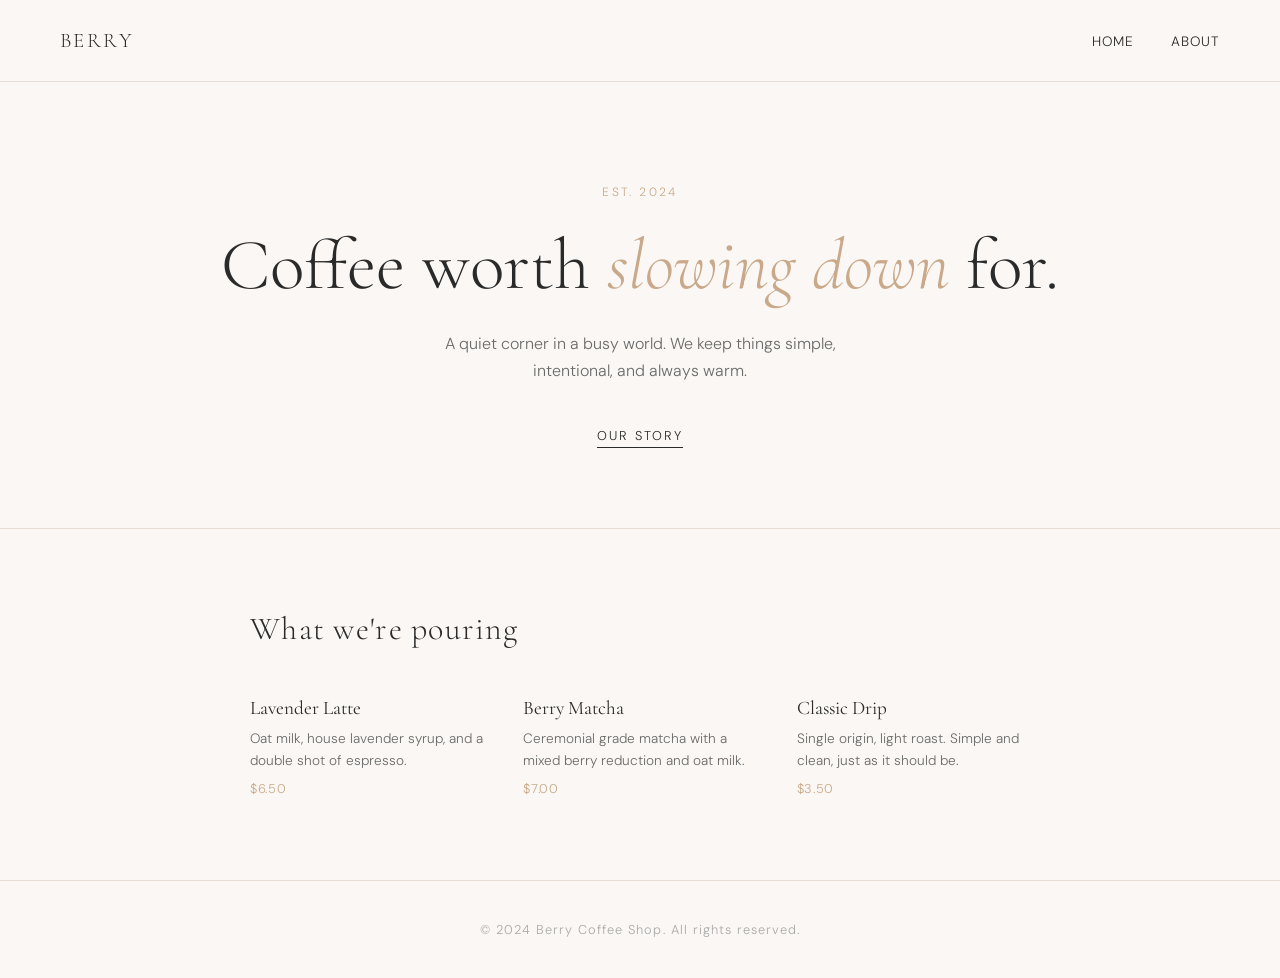
<file: index.html>
<!DOCTYPE html>
<html lang="en">
  <head>
    <meta charset="UTF-8" />
    <meta name="viewport" content="width=device-width, initial-scale=1.0" />
    <title>Berry Coffee Shop</title>
    <link rel="stylesheet" href="style.css" />
  </head>
  <body>

    <nav>
      <a href="index.html" class="logo">Berry</a>
      <ul>
        <li><a href="index.html">Home</a></li>
        <li><a href="about.html">About</a></li>
      </ul>
    </nav>

    <section class="hero">
      <p class="eyebrow">Est. 2024</p>
      <h1>Coffee worth <em>slowing down</em> for.</h1>
      <p>A quiet corner in a busy world. We keep things simple, intentional, and always warm.</p>
      <a href="about.html">Our story</a>
    </section>

    <section class="menu">
      <h2>What we're pouring</h2>
      <div class="menu-grid">
        <div class="menu-item">
          <h3>Lavender Latte</h3>
          <p>Oat milk, house lavender syrup, and a double shot of espresso.</p>
          <p class="price">$6.50</p>
        </div>
        <div class="menu-item">
          <h3>Berry Matcha</h3>
          <p>Ceremonial grade matcha with a mixed berry reduction and oat milk.</p>
          <p class="price">$7.00</p>
        </div>
        <div class="menu-item">
          <h3>Classic Drip</h3>
          <p>Single origin, light roast. Simple and clean, just as it should be.</p>
          <p class="price">$3.50</p>
        </div>
      </div>
    </section>

    <footer>
      &copy; 2024 Berry Coffee Shop. All rights reserved.
    </footer>

  </body>
</html>
</file>
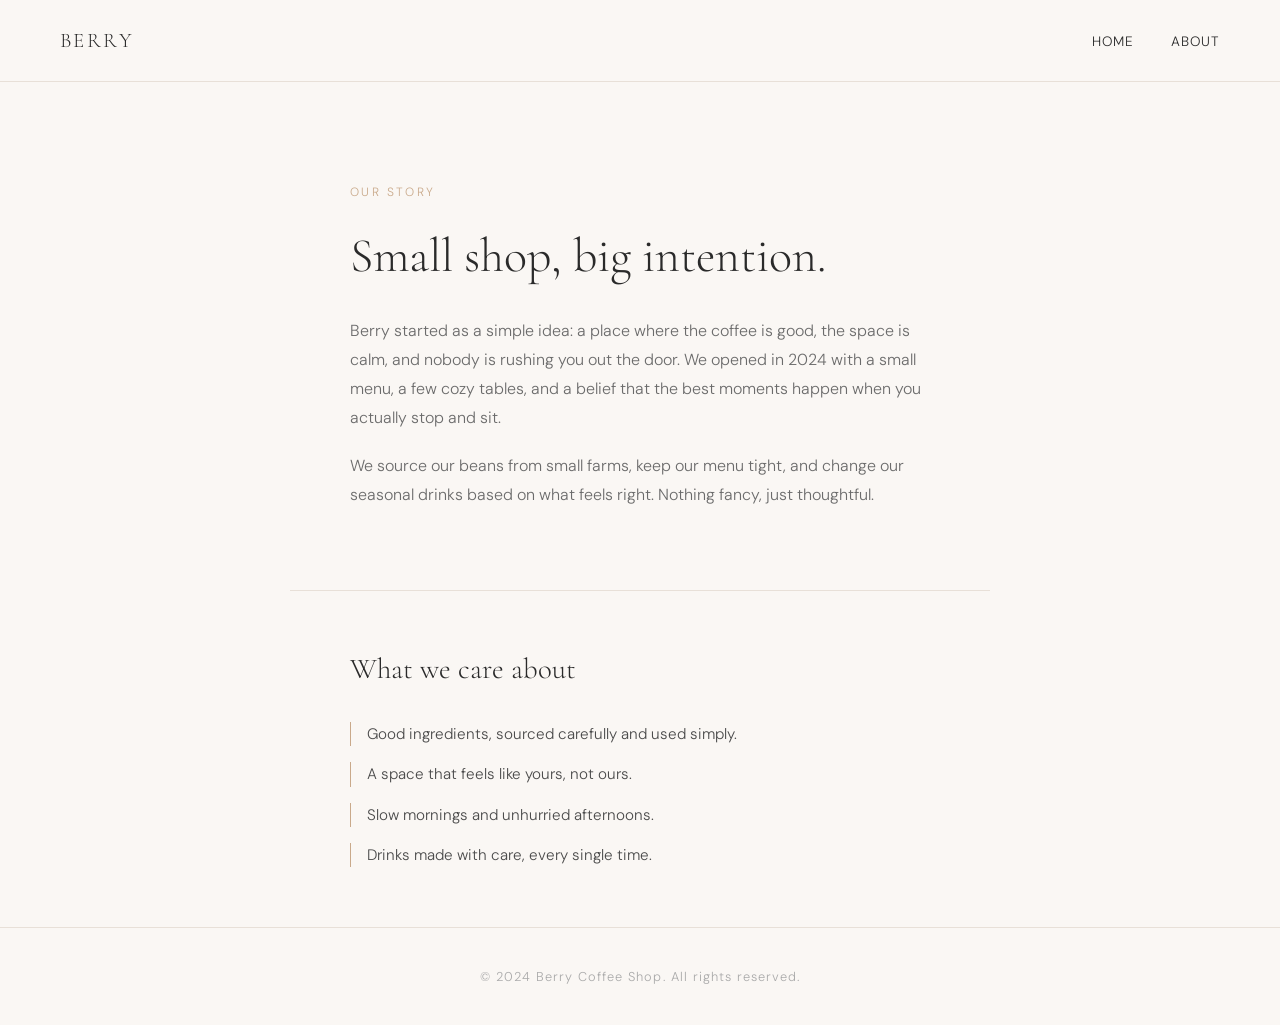
<file: about.html>
<!DOCTYPE html>
<html lang="en">
  <head>
    <meta charset="UTF-8" />
    <meta name="viewport" content="width=device-width, initial-scale=1.0" />
    <title>About — Berry Coffee Shop</title>
    <link rel="stylesheet" href="style.css" />
  </head>
  <body>

    <nav>
      <a href="index.html" class="logo">Berry</a>
      <ul>
        <li><a href="index.html">Home</a></li>
        <li><a href="about.html">About</a></li>
      </ul>
    </nav>

    <section class="about-hero">
      <p class="eyebrow">Our Story</p>
      <h1>Small shop, big intention.</h1>
      <p>Berry started as a simple idea: a place where the coffee is good, the space is calm, and nobody is rushing you out the door. We opened in 2024 with a small menu, a few cozy tables, and a belief that the best moments happen when you actually stop and sit.</p>
      <p>We source our beans from small farms, keep our menu tight, and change our seasonal drinks based on what feels right. Nothing fancy, just thoughtful.</p>
    </section>

    <section class="values">
      <h2>What we care about</h2>
      <ul>
        <li>Good ingredients, sourced carefully and used simply.</li>
        <li>A space that feels like yours, not ours.</li>
        <li>Slow mornings and unhurried afternoons.</li>
        <li>Drinks made with care, every single time.</li>
      </ul>
    </section>

    <footer>
      &copy; 2024 Berry Coffee Shop. All rights reserved.
    </footer>

  </body>
</html>
</file>
<file: style.css>
@import url('https://fonts.googleapis.com/css2?family=Cormorant+Garamond:ital,wght@0,300;0,400;1,300&family=DM+Sans:wght@300;400&display=swap');

* {
  margin: 0;
  padding: 0;
  box-sizing: border-box;
}

body {
  background-color: #faf7f4;
  color: #2a2a2a;
  font-family: 'DM Sans', sans-serif;
  font-weight: 300;
}

nav {
  display: flex;
  justify-content: space-between;
  align-items: center;
  padding: 28px 60px;
  border-bottom: 1px solid #e8e0d8;
}

nav .logo {
  font-family: 'Cormorant Garamond', serif;
  font-size: 1.3rem;
  font-weight: 300;
  letter-spacing: 0.12em;
  text-transform: uppercase;
  text-decoration: none;
  color: #2a2a2a;
}

nav ul {
  list-style: none;
  display: flex;
  gap: 36px;
}

nav ul a {
  text-decoration: none;
  color: #2a2a2a;
  font-size: 0.85rem;
  letter-spacing: 0.08em;
  text-transform: uppercase;
}

nav ul a:hover {
  color: #c9a98a;
}

.hero {
  text-align: center;
  padding: 100px 60px 80px;
  border-bottom: 1px solid #e8e0d8;
}

.hero .eyebrow {
  font-size: 0.75rem;
  letter-spacing: 0.2em;
  text-transform: uppercase;
  color: #c9a98a;
  margin-bottom: 24px;
}

.hero h1 {
  font-family: 'Cormorant Garamond', serif;
  font-size: 4.5rem;
  font-weight: 300;
  line-height: 1.1;
  margin-bottom: 24px;
}

.hero h1 em {
  font-style: italic;
  color: #c9a98a;
}

.hero p {
  font-size: 1rem;
  color: #6b6b6b;
  max-width: 420px;
  margin: 0 auto 40px;
  line-height: 1.7;
}

.hero a {
  display: inline-block;
  text-decoration: none;
  font-size: 0.8rem;
  letter-spacing: 0.15em;
  text-transform: uppercase;
  color: #2a2a2a;
  border-bottom: 1px solid #2a2a2a;
  padding-bottom: 3px;
}

.hero a:hover {
  color: #c9a98a;
  border-color: #c9a98a;
}

.menu {
  padding: 80px 60px;
  max-width: 900px;
  margin: 0 auto;
}

.menu h2 {
  font-family: 'Cormorant Garamond', serif;
  font-size: 2rem;
  font-weight: 300;
  margin-bottom: 48px;
  letter-spacing: 0.04em;
}

.menu-grid {
  display: grid;
  grid-template-columns: repeat(3, 1fr);
  gap: 40px;
}

.menu-item h3 {
  font-family: 'Cormorant Garamond', serif;
  font-size: 1.2rem;
  font-weight: 400;
  margin-bottom: 8px;
}

.menu-item p {
  font-size: 0.85rem;
  color: #6b6b6b;
  line-height: 1.6;
}

.menu-item .price {
  font-size: 0.8rem;
  color: #c9a98a;
  margin-top: 8px;
  letter-spacing: 0.05em;
}

footer {
  text-align: center;
  padding: 40px 60px;
  border-top: 1px solid #e8e0d8;
  font-size: 0.8rem;
  color: #aaaaaa;
  letter-spacing: 0.08em;
}

.about-hero {
  padding: 100px 60px 60px;
  max-width: 700px;
  margin: 0 auto;
}

.about-hero .eyebrow {
  font-size: 0.75rem;
  letter-spacing: 0.2em;
  text-transform: uppercase;
  color: #c9a98a;
  margin-bottom: 24px;
}

.about-hero h1 {
  font-family: 'Cormorant Garamond', serif;
  font-size: 3rem;
  font-weight: 300;
  line-height: 1.2;
  margin-bottom: 32px;
}

.about-hero p {
  font-size: 1rem;
  color: #6b6b6b;
  line-height: 1.8;
  margin-bottom: 20px;
}

.values {
  padding: 60px;
  max-width: 700px;
  margin: 0 auto;
  border-top: 1px solid #e8e0d8;
}

.values h2 {
  font-family: 'Cormorant Garamond', serif;
  font-size: 1.8rem;
  font-weight: 300;
  margin-bottom: 36px;
}

.values ul {
  list-style: none;
  display: flex;
  flex-direction: column;
  gap: 16px;
}

.values ul li {
  font-size: 0.95rem;
  color: #4a4a4a;
  padding-left: 16px;
  border-left: 1px solid #c9a98a;
  line-height: 1.6;
}
</file>
